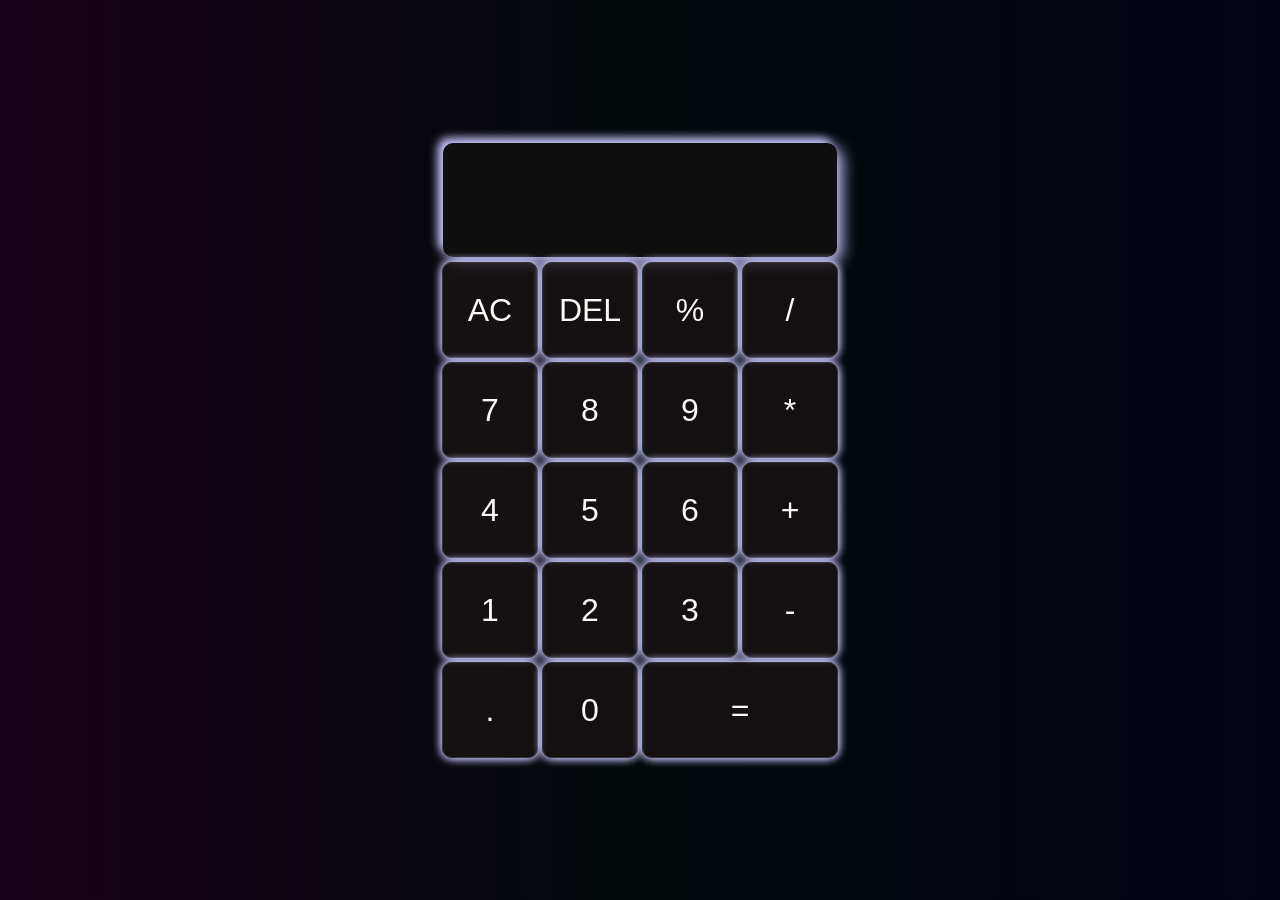
<file: Calculator site/index.html>
<!DOCTYPE html>
<html lang="en">

<head>
    <meta charset="UTF-8" />
    <meta name="viewport" content="width=device-width, initial-scale=1.0" />
    <title>Calculator</title>
    <link rel="stylesheet" href="style.css" />
    <script src="script.js" defer></script>
</head>

<body>
    <div class="calculator">
        <div class="output">
            <div data-prev-operand class="screen-up"></div>
            <div data-curr-operand class="screen-down"></div>
        </div>
        <button data-all-clear>AC</button>
        <button data-delete>DEL</button>
        <button data-operator>%</button>
        <button data-operator>/</button>

        <button data-number>7</button>
        <button data-number>8</button>
        <button data-number>9</button>
        <button data-operator>*</button>

        <button data-number>4</button>
        <button data-number>5</button>
        <button data-number>6</button>
        <button data-operator>+</button>

        <button data-number>1</button>
        <button data-number>2</button>
        <button data-number>3</button>
        <button data-operator>-</button>

        <button data-number>.</button>
        <button data-number>0</button>
        <button class="span-two" data-equals>=</button>
    </div>
</body>

</html>
</file>
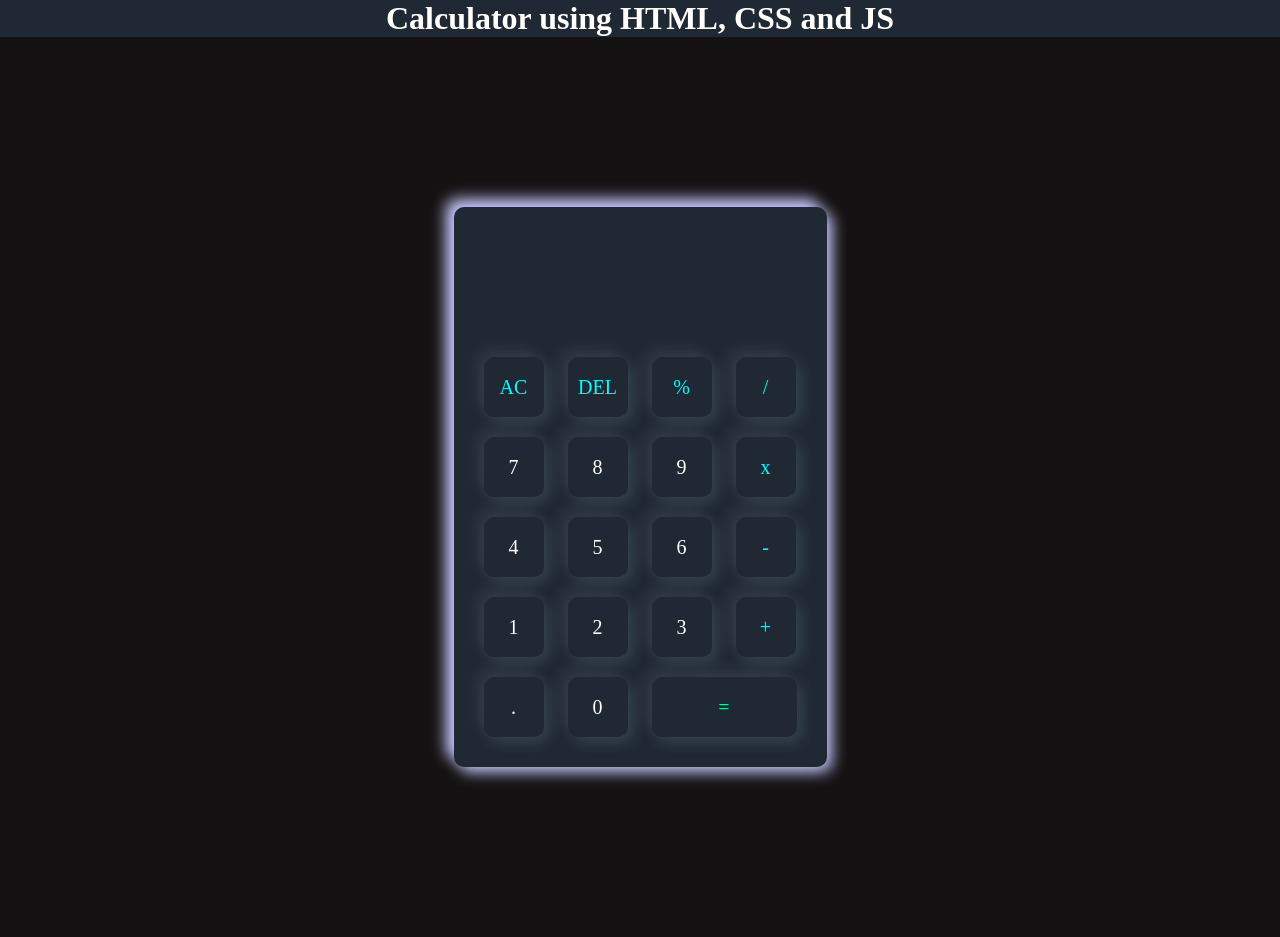
<file: calulator/index.html>
<!DOCTYPE html>
<html lang="en">
<head>
    <meta charset="UTF-8">
    <meta name="viewport" content="width=device-width, initial-scale=1.0">
    <title>Calculator</title>
    <link rel="stylesheet" href="style.css" type="text/css">
    
</head>
<body>
    <h1 class="text-center">Calculator using HTML, CSS and JS</h1>
    
    <div class="container">
        <div class="calculator">

            <form>
                <div class="display">
                <input type="text" name="display">
                </div>

                <div>
                    <input type="button" value="AC"onclick="display.value = ''" class="operator">
                    <input type="button" value="DEL"onclick="display.value = display.value.toString().slice(0,-1)" class="operator">
                    <input type="button" value="%"onclick="display.value += '%'" class="operator">
                    <input type="button" value="/"onclick="display.value += '/'" class="operator">
                    
                </div>
                <div>
                    <input type="button" value="7" onclick="display.value += '7'">
                    <input type="button" value="8" onclick="display.value += '8'">
                    <input type="button" value="9"onclick="display.value += '9'">
                    <input type="button" value="x"onclick="display.value += '*'" class="operator">
                </div>
                <div>
                    <input type="button" value="4"onclick="display.value += '4'">
                    <input type="button" value="5"onclick="display.value += '5'">
                    <input type="button" value="6"onclick="display.value += '6'">
                    <input type="button" value="-"onclick="display.value += '-'" class="operator">
                </div>
                <div class="row">
                    <input type="button" value="1"onclick="display.value += '1'">
                    <input type="button" value="2"onclick="display.value += '2'">
                    <input type="button" value="3"onclick="display.value += '3'">
                    <input type="button" value="+"onclick="display.value += '+'" class="operator">
                </div>
                <div >
                    <input type="button" value="."onclick="display.value += '.'">
                    <input type="button" value="0"onclick="display.value += '0'">
                    
                    <input type="button" value="=" onclick="display.value = eval(display.value)" class="equal">
                </div>
            </form>
        </div>
        
        
    </div>
    
    
</body>
</html>
</file>
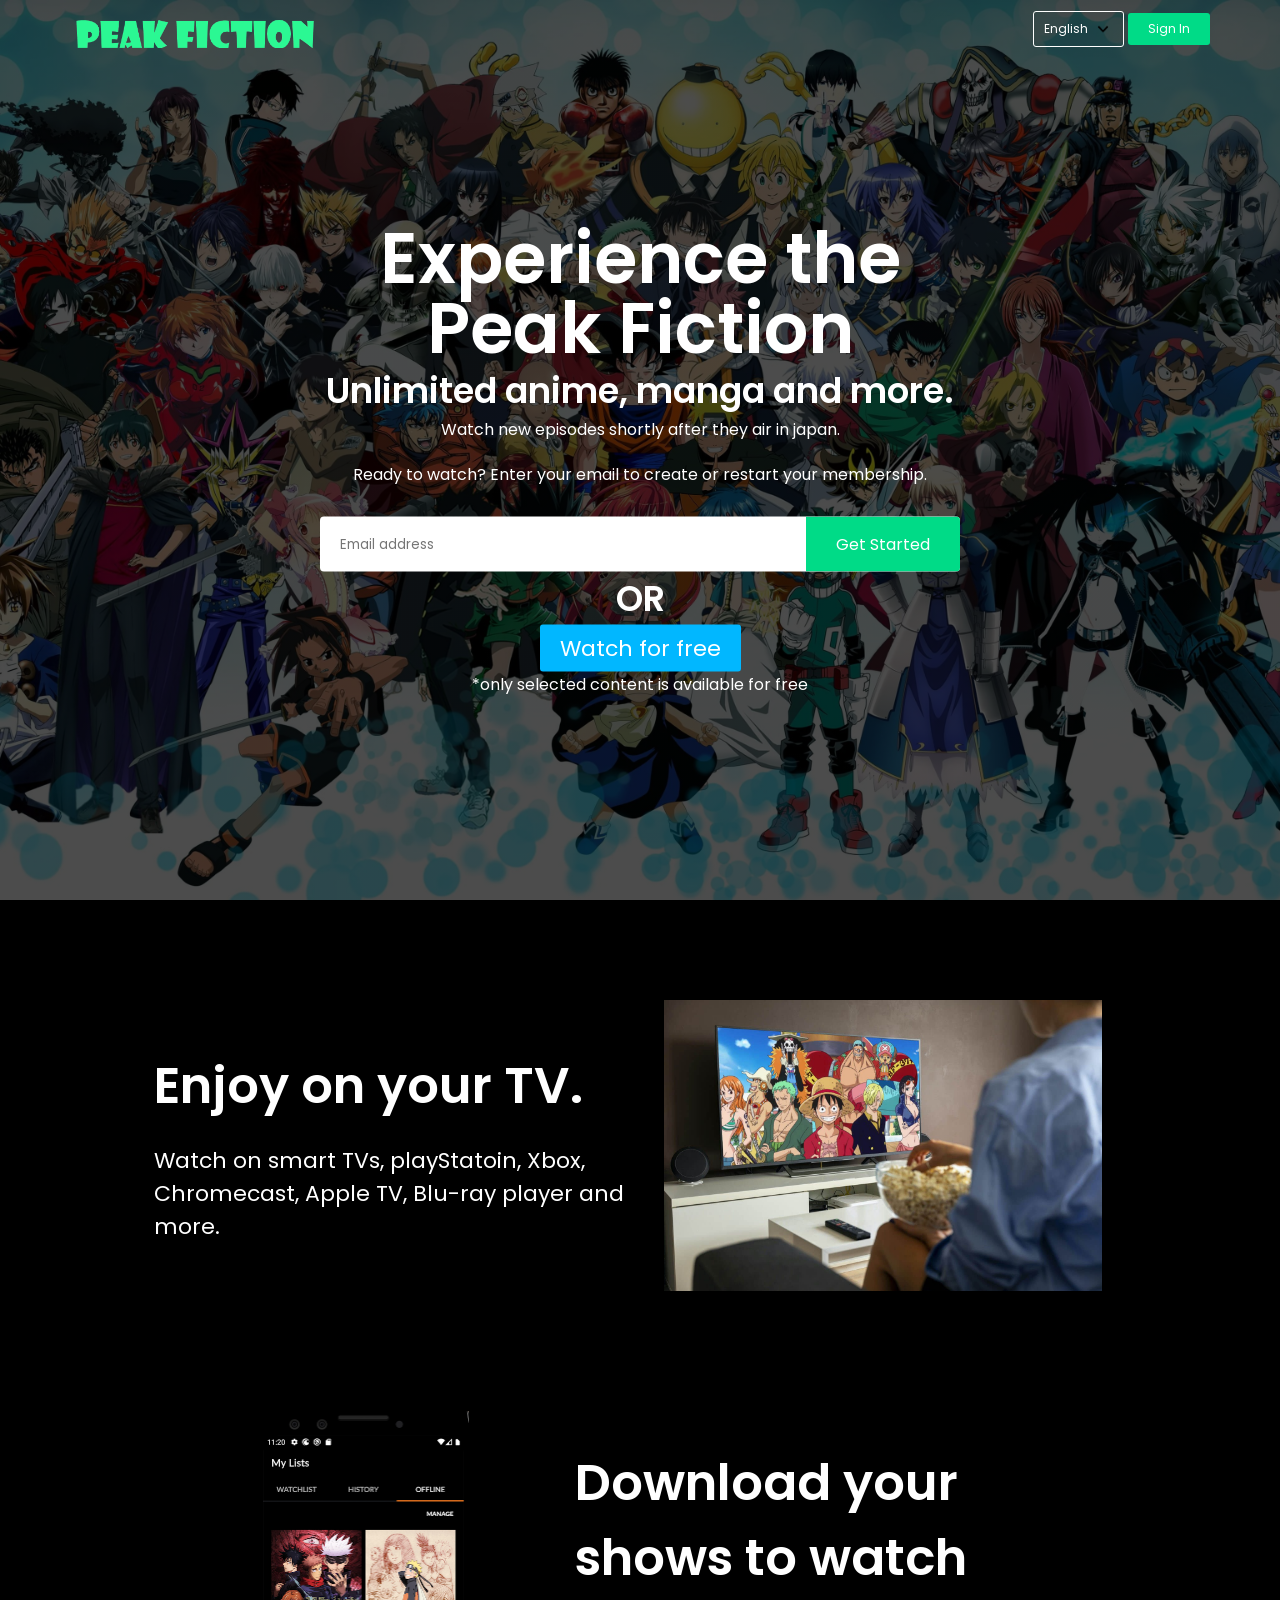
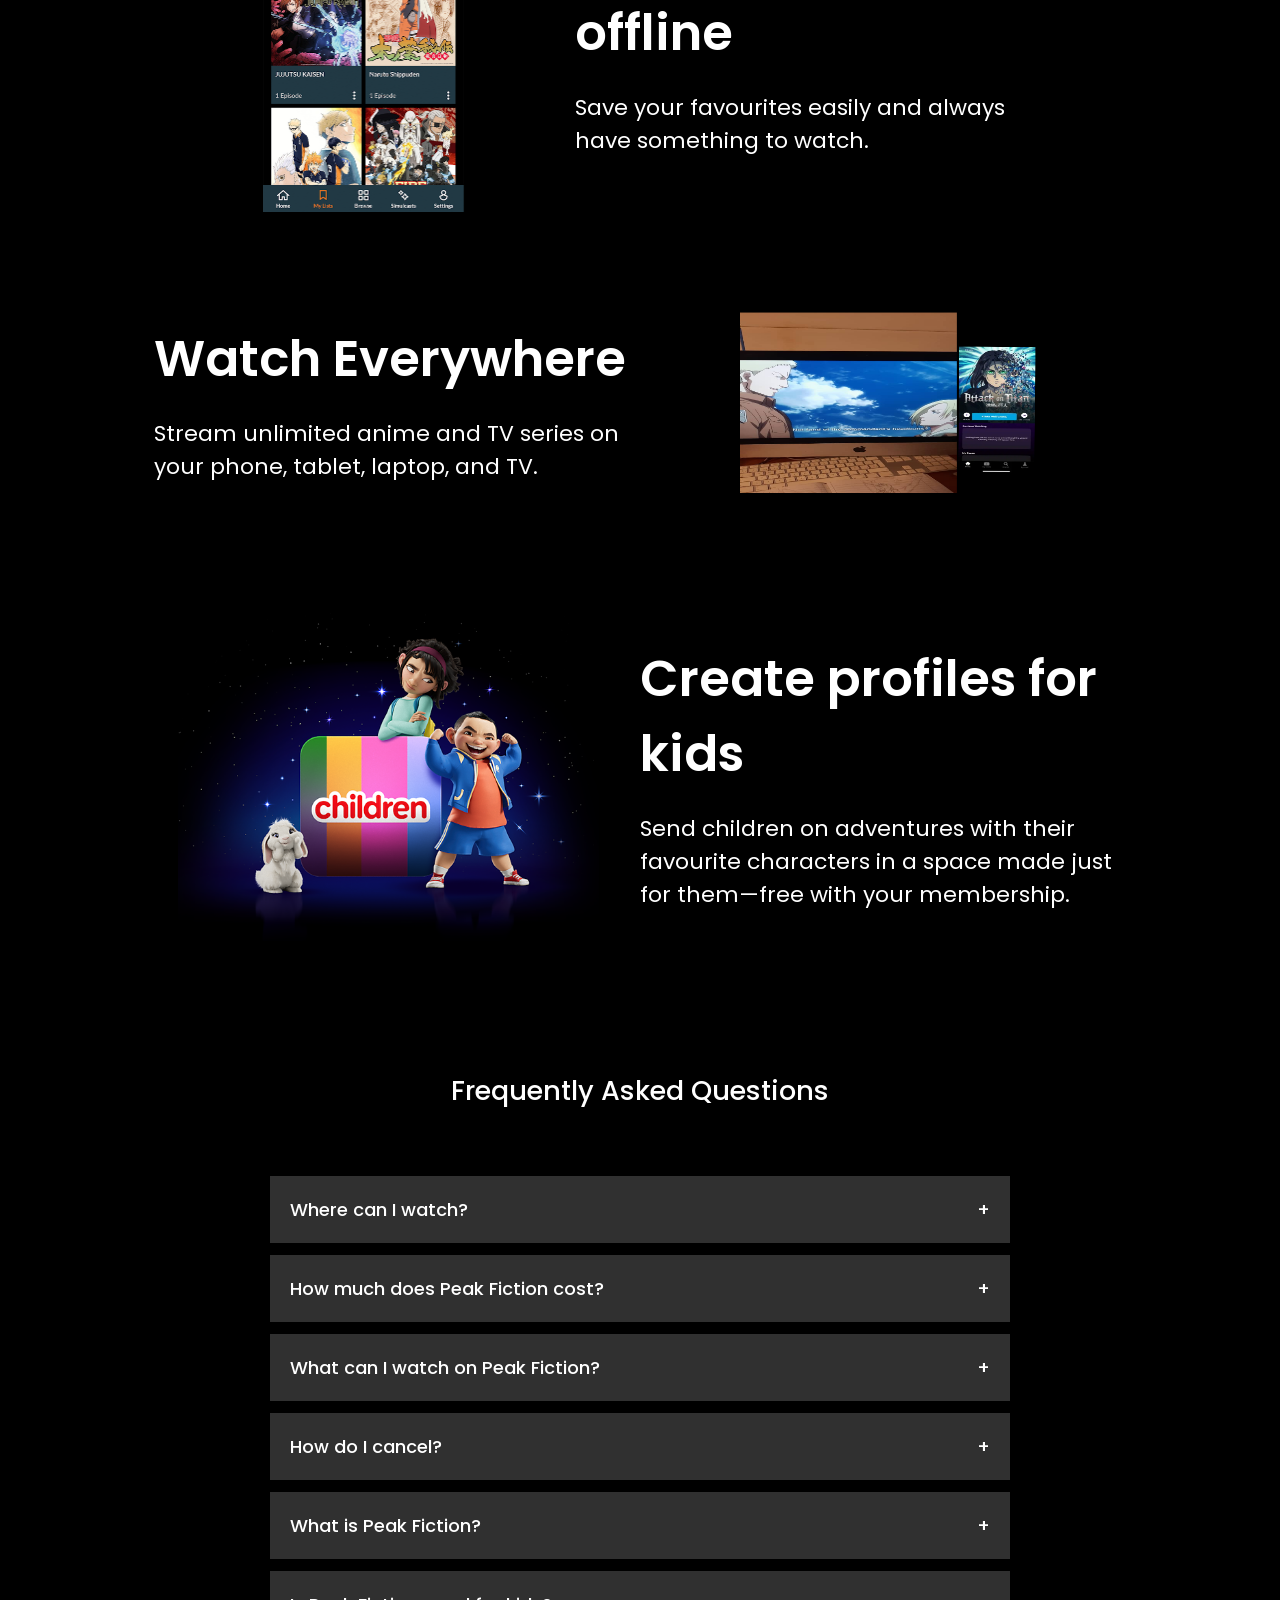
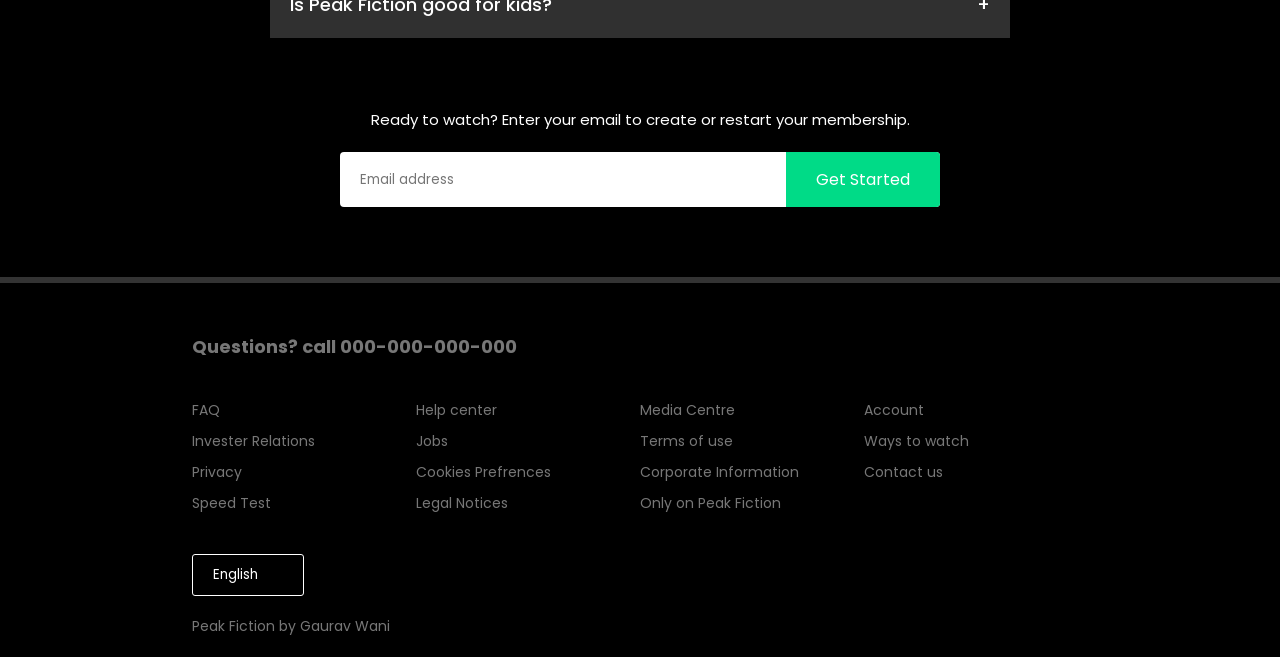
<file: Landing page_1/index.html>
<!DOCTYPE html>
<html lang="en">

<head>
    <meta charset="UTF-8">
    <meta name="viewport" content="width=device-width, initial-scale=1.0">
    <title>Peak Fiction</title>
    <link rel="stylesheet" href="style.css">

</head>

<body>
    <div class="header">
        <nav>
            <img src="images/logo3.png" class="logo">
            <div>
                <button class="lang-btn">English <img src="images/down-arrow.png"></button>
                <button class="sign-btn">Sign In</button>
            </div>
        </nav>
        <div class="header-content">
            <h1>Experience the Peak Fiction</h1>
            <h2>Unlimited anime, manga and more.</h2>
            <h4>Watch new episodes shortly after they air in japan.</h4>
            <p>Ready to watch? Enter your email to create or restart your membership.</p>
            <form class="email-signup">
                <input type="email" placeholder="Email address" required>
                <button type="submit">Get Started</button>
            </form>
            <h2>OR</h2>
            <button class="free-btn">Watch for free</button>
            <p>*only selected content is available for free</p>

        </div>
    </div>

    <div class="features">
        <div class="row">
            <div class="text-col">
                <h2>Enjoy on your TV.</h2>
                <p>Watch on smart TVs, playStatoin, Xbox, Chromecast, Apple TV, Blu-ray player and more.</p>
            </div>
            <div class="img-col">
                <img src="images/img1.png">
            </div>
        </div>

        <div class="row">
            <div class="img-col1">
                <img src="images/downloaded.png">
            </div>
            <div class="text-col">
                <h2>Download your shows to watch offline</h2>
                <p>Save your favourites easily and always have something to watch.
                </p>
            </div>

        </div>

        <div class="row">
            <div class="text-col">
                <h2>Watch Everywhere</h2>
                <p>Stream unlimited anime and TV series on your phone, tablet, laptop, and TV.</p>
            </div>
            <div class="img-col">
                <img src="images/everywhere.png">
            </div>
        </div>

        <div class="row">
            <div class="img-col">
                <img src="images/child.png">
            </div>
            <div class="text-col">
                <h2>Create profiles for kids
                </h2>
                <p>Send children on adventures with their favourite characters in a space made just for them—free with your membership.</p>
            </div>
        </div>
    </div>

    <div class="faq">
        <h2>Frequently Asked Questions</h2>
        <ul class="accordion">
            <li>
                <input type="radio" name="accordion" id="first">
                <label for="first">Where can I watch?</label>
                <div class="content">
                    <p>Lorem ipsum dolor sit amet consectetur adipisicing elit. Veritatis saepe in eos illo eligendi. Ad provident dolores distinctio repudiandae excepturi amet optio.</p>
                </div>
            </li>

            <li>
                <input type="radio" name="accordion" id="second">
                <label for="second">How much does Peak Fiction cost?</label>
                <div class="content">
                    <p>Lorem ipsum dolor sit amet consectetur adipisicing elit. Veritatis saepe in eos illo eligendi. Ad provident dolores distinctio repudiandae excepturi amet optio.</p>
                </div>
            </li>
            <li>
                <input type="radio" name="accordion" id="third">
                <label for="third">What can I watch on Peak Fiction?</label>
                <div class="content">
                    <p>Lorem ipsum dolor sit amet consectetur adipisicing elit. Veritatis saepe in eos illo eligendi. Ad provident dolores distinctio repudiandae excepturi amet optio.</p>
                </div>
            </li>
            <li>
                <input type="radio" name="accordion" id="fourth">
                <label for="fourth">How do I cancel?</label>
                <div class="content">
                    <p>Lorem ipsum dolor sit amet consectetur adipisicing elit. Veritatis saepe in eos illo eligendi. Ad provident dolores distinctio repudiandae excepturi amet optio.</p>
                </div>
            </li>

            <li>
                <input type="radio" name="accordion" id="fifth">
                <label for="fifth">What is Peak Fiction?</label>
                <div class="content">
                    <p>Lorem ipsum dolor sit amet consectetur adipisicing elit. Veritatis saepe in eos illo eligendi. Ad provident dolores distinctio repudiandae excepturi amet optio.</p>
                </div>
            </li>
            <li>
                <input type="radio" name="accordion" id="sixth">
                <label for="sixth">Is Peak Fiction good for kids?</label>
                <div class="content">
                    <p>Lorem ipsum dolor sit amet consectetur adipisicing elit. Veritatis saepe in eos illo eligendi. Ad provident dolores distinctio repudiandae excepturi amet optio.</p>
                </div>
            </li>
        </ul>
        <small>Ready to watch? Enter your email to create or restart your membership.</small>
        <form class="email-signup">
            <input type="email" placeholder="Email address" required>
            <button type="submit">Get Started</button>
        </form>

    </div>

    <div class="footer">
        <h2>Questions? call 000-000-000-000</h2>

        <div class="row">
            <div class="col">
                <a href="#">FAQ</a>
                <a href="#">Invester Relations</a>
                <a href="#">Privacy</a>
                <a href="#">Speed Test</a>
            </div>
            <div class="col">
                <a href="#">Help center</a>
                <a href="#">Jobs</a>
                <a href="#">Cookies Prefrences</a>
                <a href="#">Legal Notices</a>
            </div>
            <div class="col">
                <a href="#">Media Centre</a>
                <a href="#">Terms of use</a>
                <a href="#">Corporate Information</a>
                <a href="#">Only on Peak Fiction</a>
            </div>
            <div class="col">
                <a href="#">Account</a>
                <a href="#">Ways to watch</a>
                <a href="#">Contact us</a>
                
            </div>
        </div>
        <button class="lang-btn">English <img src="images/down-arrow.png"></button>

        <p class="copyright-txt">Peak Fiction by Gaurav Wani</p>
    </div>


</body>

</html>
</file>
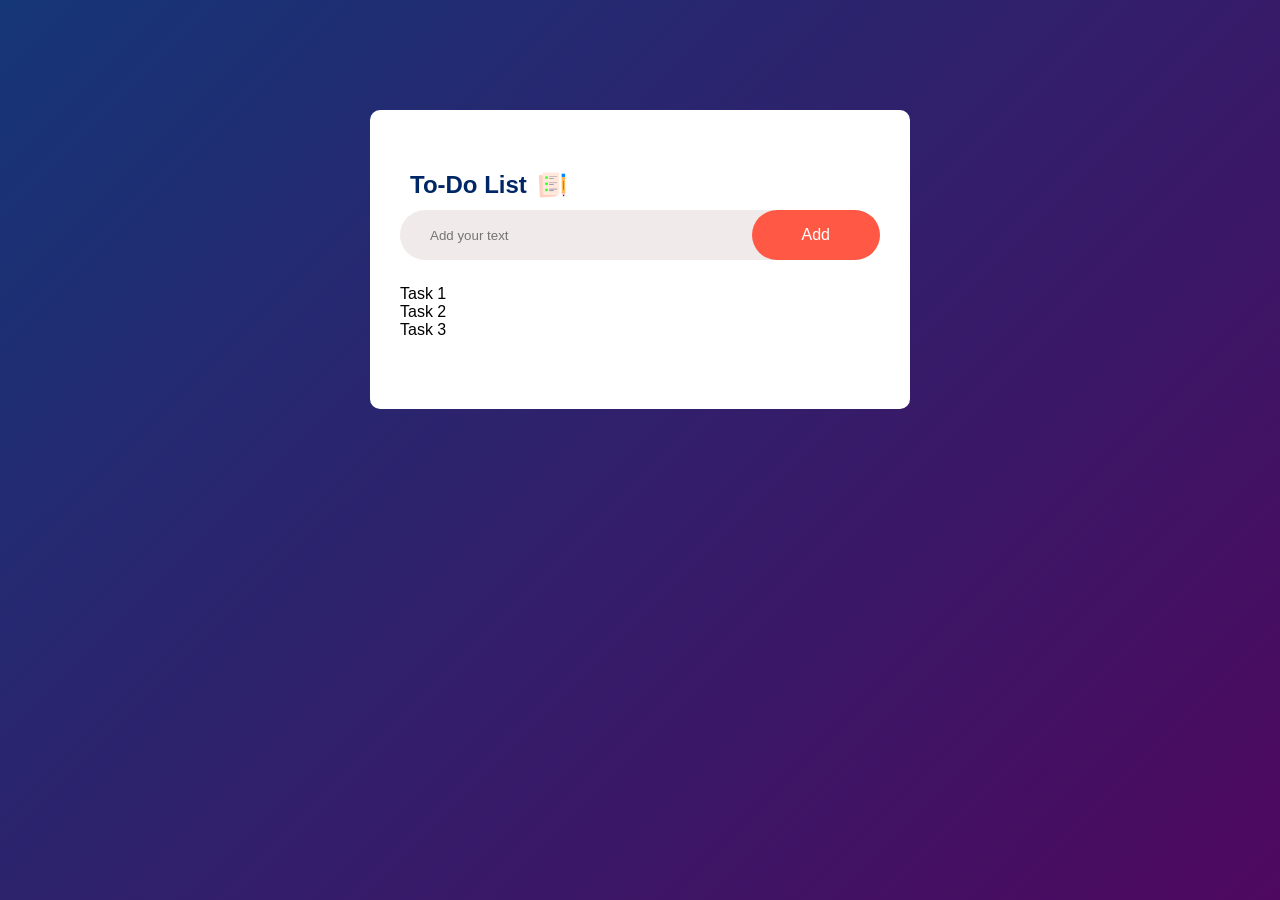
<file: To_do_list app/index.html>
<!DOCTYPE html>
<html lang="en">
<head>
    <meta charset="UTF-8">
    <meta name="viewport" content="width=device-width, initial-scale=1.0">
    <title>To-Do List App - Easy Tutorials</title>
    <link rel="stylesheet" href="styles.css">

</head>
<body>
    <div class="container">
        <div class="todo-app">
            <h2>To-Do List  <img src="images/icon.png"></h2>
            <div class="row">
                <input type="text" id="input-box" placeholder="Add your text">
                <button>Add</button>
            </div>
            <ul id="list-container">
                <li>Task 1</li>
                <li>Task 2</li>
                <li>Task 3</li>
            </ul>
        </div>
    </div>
</body>
</html>
</file>
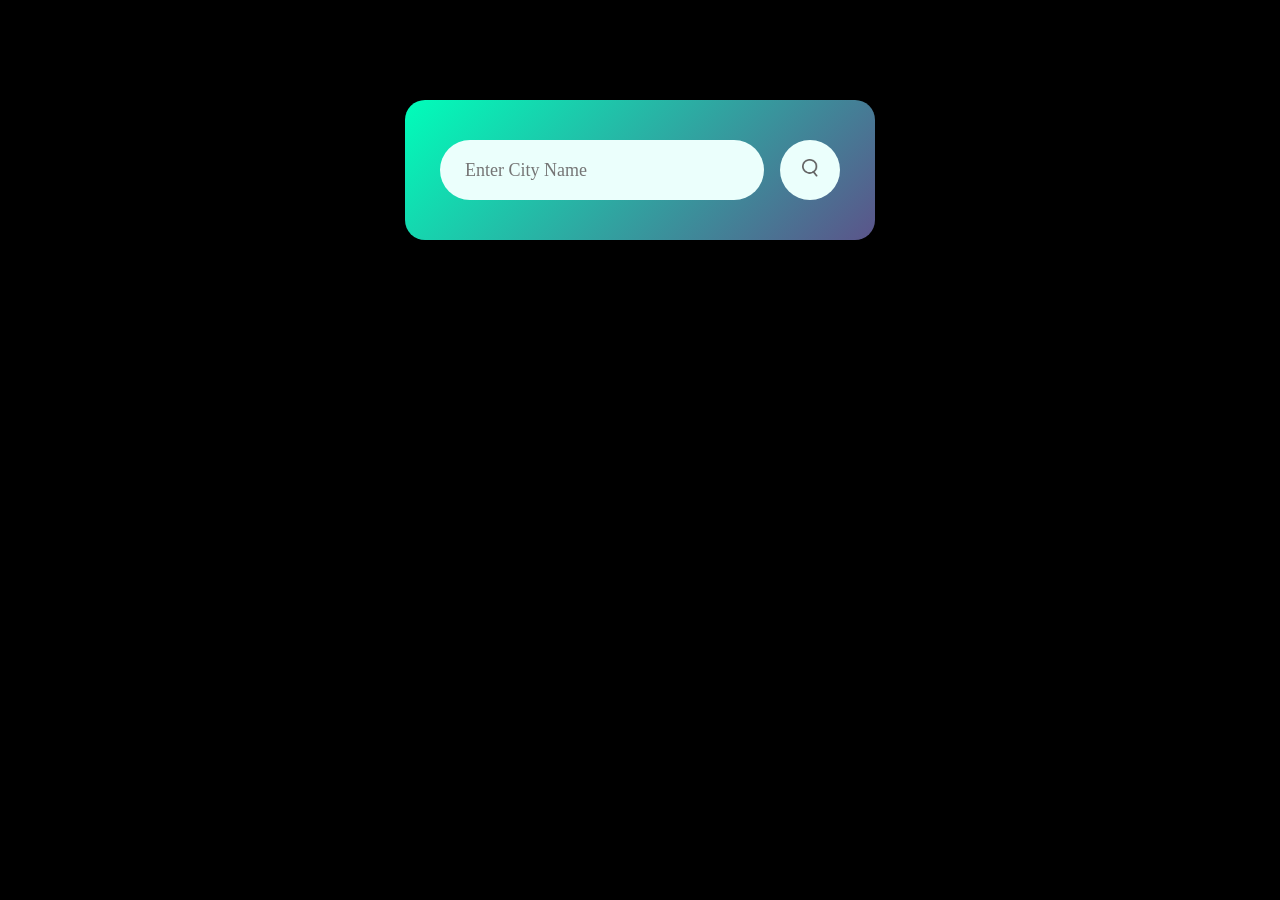
<file: weather app/index.html>
<!DOCTYPE html>
<html lang="en">
<head>
    <meta charset="UTF-8">
    <meta name="viewport" content="width=device-width, initial-scale=1.0">
    <title>Weather-APP</title>
    <link rel="stylesheet" href="styles.css">
</head>
<body>
    <div class="card">
        <div class="search">
            <input type="text" placeholder="Enter City Name" spellcheck="false">
            <button><img src="images/search.png"></button>
        </div> 
        <div class="error">
            <p>Invalid city name</p>
        </div>
        <div class="weather">
            <img src="images/rain.png" class="weather-icon">
            <h1 class = "temp">22°c</h1>
            <h2 class="city">Pune</h2>
            <div class="details">
                <div class="col">
                    <img src="images/wind.png">
                    <div>
                        <p class="wind">15kmph</p>
                        <p>Wind Speed</p>
                    </div>
                </div>
                
                <div class="col">
                    <img src="images/humidity.png">
                    <div>
                        <p class="humidity">50%</p>
                        <p>Humidity</p>
                    </div>
                </div>
            </div>
        </div>
    </div>

    <script>
        const apiKey ="c037235e44077eeb6b35cbe81819ef2e";
        const apiUrl ="https://api.openweathermap.org/data/2.5/weather?&units=metric&q=";

        const searchBox = document.querySelector(".search input");
        const searchBtn = document.querySelector(".search button");
        const weatherIcon = document.querySelector(".weather-icon");

        async function checkWeather(city){
            const response = await fetch(apiUrl + city + `&appid=${apiKey}`);

            if(response.status == 404){
                document.querySelector(".error").style.display = "block";
                document.querySelector(".weather").style.display = "none";
            }
            else{
                var data = await response.json();

            // console.log(data);

            document.querySelector(".city").innerHTML = data.name;
            document.querySelector(".temp").innerHTML = Math.round(data.main.temp) + "°c";
            // document.querySelector(".temp").innerHTML = data.main.temp + "°c";
            document.querySelector(".humidity").innerHTML = data.main.humidity + "%";
            document.querySelector(".wind").innerHTML = data.wind.speed + " km/h";

            if(data.weather[0].main == "Clouds"){
                weatherIcon.src = "images/clouds.png";
            }
            else if(data.weather[0].main == "Clear"){
                weatherIcon.src = "images/clear.png";
            }
            else if(data.weather[0].main == "Rain"){
                weatherIcon.src = "images/rain.png";
            }
            else if(data.weather[0].main == "Drizzle"){
                weatherIcon.src = "images/drizzle.png";
            }
            else if(data.weather[0].main == "Mist"){
                weatherIcon.src = "images/mist.png";
            }

            document.querySelector(".weather").style.display = "block";
            document.querySelector(".error").style.display = "none";
            }

            


        }

        searchBtn.addEventListener("click", ()=>{
            checkWeather(searchBox.value);
        })

        
    </script>
</body>
</html>
</file>
<file: Calculator site/style.css>
*, *::before, *::after{
    box-sizing: border-box;
    font-family:'Franklin Gothic Medium', 'Arial Narrow', Arial, sans-serif;
    font-weight:normal;
}

body{
    padding: 0;
    margin: 0;
    background: linear-gradient(to right, rgb(24, 3, 24), rgb(1, 8, 10),rgb(3, 3, 20));
}
.calculator{
    display: grid;
    justify-content: center;
    align-content: center;
    min-height: 100vh;
    grid-template-columns: repeat(4,100px);
    grid-template-rows: minmax(120px, auto) repeat(5,100px);
    
}

.calculator > button{
    cursor: pointer;
    color: rgb(252, 248, 244);
    font-size: 2rem;
    border: 1px solid rgb(54, 50, 50);
    outline: none;
    background-color: rgba(26, 19, 19, 0.75);
    border-radius: 10px;
    margin: 2px;
    box-shadow: -0px -0px 10px rgba(200, 200, 255, 2),0px 0px 10px rgba(200,200,255,2);
}
.calculator >button:hover{
    background-color: rgba(44, 40, 40, 0.9);
    color: aqua;
}
.span-two{
    grid-column: span 2;
}

.output{
    grid-column: 1/-1;
    background-color: rgb(15, 14, 14);
    display: flex;
    align-items: flex-end;
    justify-content: space-between;
    flex-direction: column;
    padding: 10px;
    word-wrap: break-word;
    word-break: break-all;
    border-radius: 10px;
    margin: 3px;

    box-shadow: -5px -5px 10px rgba(200, 200, 255, 2),5px 5px 15px rgba(200,200,255,2);
}

.output .screen-up{
    color: rgb(238, 228, 228);
    font-size: 1.5rem;

}
.output .screen-down{
    color: rgba(250, 253, 253, 0.966);
    font-size: 2.5rem;
}
</file>
<file: calulator/style.css>
*{
    margin: 0;
    padding:0;
    font-family: Cambria, Cochin, Georgia, Times, 'Times New Roman', serif;
    box-sizing: border-box;
    
}
.text-center{
    background: #202833;
    color: white;
    text-align: center;
}
.container{
    width: 100%;
    height: 100vh;
    background: #131111;
    display: grid;
    align-items: center;
    justify-content: center;
}
.calculator{
    background:#202833;
    padding: 20px;
    box-shadow: -8px -8px 15px rgba(200, 200, 255, 2),5px 5px 15px rgba(200,200,255,2);
    border-radius: 10px;
}
.calculator form input{
    border: 0;
    outline: 0;
    width: 60px;
    height: 60px;
    border-radius: 10px;
    counter-reset: 10px;
    box-shadow: -8px -8px 15px rgba(200, 200, 200, 0.1),5px 5px 15px rgba(141, 189, 192, 0.2);
    background:transparent;
    font-size: 20px;
    color: #fff;
    cursor: pointer;
    margin: 10px;


}
form .display{
    display: flex;
    justify-content: flex-end ;
    margin: 20px 0;
}
form .display input{
    text-align: right;
    flex: 1;
    font-size: 45px;
    box-shadow: none;
}
form input.equal{
    width: 145px;
}
form input.operator{
    color: aqua;
}
form input.equal{
    color: rgb(5, 248, 167);
}
</file>
<file: Landing page_1/style.css>
@import url('https://fonts.googleapis.com/css2?family=EB+Garamond:wght@600&family=Poppins:wght@500&display=swap');
*{
    margin: 0;
    padding: 0;
    font-family: 'Poppins', sans-serif;
    box-sizing: border-box;
}
body{
    background: #000;
    color: white;
}

.header{
    width: 100%;
    height: 100vh;
    background-image: linear-gradient(rgba(0,0,0,0.7),rgba(0,0,0,0.7)), url(images/header-image.png);
    background-size: cover;
    background-position: center;
    padding: 10ox, 8%;
    position: relative;
}
nav{
    display: flex;
    align-items: center;
    justify-content: space-between;
    padding: 10px 70px;

}
.logo{
    width: 250px;
    cursor: pointer;
}
nav button{
    border: 0;
    outline: 0;
    background: #00db87;
    color: #fff;
    padding: 7px 20px;
    font-size: 12px;
    border-radius: 3px;
    cursor: pointer;
}
.lang-btn{
    display: inline-flex;
    align-items: center;
    background: transparent;
    border: 1px solid #fff;
    padding: 7px 10px;
    border-radius: 3px;
    cursor: pointer;
}
.lang-btn img{
     width: 20px;
     margin-left: 5px;
     
}

.header-content{
    position: absolute;
    top: 40%;
    left: 50%;
    transform: translate(-50%, -50%);
    text-align: center;
    margin-top: 100px;
}

.header-content h1{
    font-size: 70px;
    line-height: 70px;
    font-weight: 600;
    max-width: 650px;

}
.header-content h2{
    font-size: 35px;
    font-weight: 600;

}
.header-content h4{
    font-weight: 400;
    margin-bottom: 20px;
}

.email-signup{
    background: #fff;
    border-radius: 4px;
    display: flex;
    align-items: center;
    margin-top: 30px;
    overflow: hidden;
}

.email-signup input{
    flex: 1;
    border: 0;
    outline: 0;
    margin-left: 20px;

}

.email-signup button{
    background: #00db87;
    border: 0;
    outline: 0;
    color: #fff;
    font-size: 16px;
    cursor: pointer;
    padding: 15px 30px;
}

.free-btn{
    border: 0;
    outline: 0;
    background: #01b7ff;
    color: #fff;
    padding: 7px 20px;
    font-size: 22px;
    border-radius: 3px;
    cursor: pointer;
}

/* ------features-------- */
.features{
    padding: 50px 12%;
    font-size: 22px;

}

.row{
    display: flex;
    width: 100%;
    align-items: center;
    flex-wrap: wrap;
    padding: 50px 0;
}

.text-col{
    flex-basis: 50%;
    margin-bottom: 20px;
    font-family: 'Poppins', sans-serif;

}

.img-col{
    flex-basis: 50%;
    margin-bottom: 20px;
}

.img-col img{
    display: block;
    width: 90%;
    margin: auto;
}

.features h2{
    font-size: 50px;
    font-weight: 600;
    margin-bottom: 20px;
}

.img-col1 img{
    display: block;
    height: 10%;
    width: 50%;
    margin: auto;
}

.faq{
    padding: 10px 12px;
    text-align: center;
    font-size: 18px;
}

.faq h2{
    font-weight: 500;
    font-style: 40px;
}

.accordion{
    margin: 60px auto;
    width: 100%;
    max-width: 750px;
}

.accordion li{
    list-style: none;
    width: 100%;
    padding: 5px;
}

.accordion li label{
    display: flex;
    align-items: center;
    padding: 20px;
    font-size: 18px;
    font-weight: 500;
    background: #303030;
    margin-bottom: 2px;
    cursor: pointer;
    position: relative;
}

label::after{
    content:'+';
    font-style: 34px;
    position: absolute;
    right: 20px;
    transition: transform 0.5s;
}
input[type="radio"]{
    display: none;
}

.accordion .content{
    background: #303030;
    text-align: left;
    padding: 0 20px;
    max-height: 0;
    overflow: hidden;
    transition: max-height 0.5s, padding 0.5s;

}

.accordion input[type="radio"]:checked + label + .content{
    max-height: 600px;
    padding: 30px;
}
.accordion input[type="radio"]:checked + label::after{
    transform: rotate(135deg);
}

.faq .email-signup{
    max-width: 600px;
    margin: 20px auto 60px;

}
faq small{
    font-size: 30px;
}

/* ---Footer--- */

.footer{
    padding: 50px 15% 10px;
    border-top: 6px solid #333;
    color: #777;

}

.footer h2{
    font-size: 18px;
    font-weight: 400px;
    margin-bottom: 30px;

}

.footer .col{
    flex-basis: 25%;
    flex-grow: 1;
    margin-bottom: 20px;
}

.footer .col a{
    display: block;
    text-decoration: none;
    color: #777;
    font-size: 14px;
    margin-bottom: 10px;
}

.footer .row{
    align-items: flex-start;
    padding: 10px 0;
}

.footer .lang-btn{
    color: #fff;
    padding: 10px 20px;
    border-radius: 3px;

}



.copyright-txt{
    font-size: 14px;
    margin-top: 20px;
    margin-bottom: 10px     ;
}

/* *******media queries for small screen */
@media only screen and (max-width:600px){
    .logo{
        width:100px;
    }
    nav button{
        padding: 2px 5px;
    }
    nav .lang-btn{
        padding: 2px 4px;
    }
    .header-content{
        position: unset;
        transform: none;
        padding-top:0;

    }
    .header-content h1{
        font-size: 27px;
    }
    .header-content h2{
        font-size: 20px;
    }
    .email-signup button{
        font-size: 12px;
        padding: 10px 15px;
    }
    .text-col, .img-col{
        flex-basis: 100%;
    }
    
    .features h2{
        font-size: 30px;
    }
    .features p{
        font-size: 15px;
    }
    .row:nth-child(2), .row:nth-child(4){
        flex-direction: column-reverse;
    }
    .features .row{
        padding: 10px 0;
    }
    .faq h2{
        font-size: 20px;
    }
    .accordion .content{
        font-size: 14px;
    }
    .accordion li label{
        padding: 10px;
        font-size: 14px     ;
    }
    label::after{
        font-size: 22px;
    }
}
</file>
<file: To_do_list app/styles.css>
*{
    margin: 0;
    padding: 0;
    font-family:Verdana, Geneva, Tahoma, sans-serif;
    box-sizing: border-box;
}

.container{
    width: 100%;
    min-height: 100vh;
    background: linear-gradient(135deg, #153677, #4e085f);
    padding: 10px;
}
.todo-app{
    width: 100%;
    max-width: 540px;
    background: #fff;
    margin: 100px auto 20px;
    padding: 40px 30px 70px;
    border-radius: 10px;
}
.todo-app h2{
    color: #002765;
    display: flex;
    align-items: center;
    margin-top: 20px;
    margin-left: 10px;
    margin-bottom: 10px;

}

.todo-app h2 img{
    width: 30px;
    margin-left: 10px;

}
.row{
    display: flex;
    align-items: center;
    justify-content: space-between;
    background: #f0eaea;
    border-radius: 30px;
    padding-left: 20px;
    margin-bottom: 25px;

}
input{
    flex: 1;
    border: none;
    outline: none;
    background: transparent;
    padding: 10px;
    font-weight: 14px;

}
button{
    border: none;
    outline: none;
    padding: 16px 50px;
    background: #ff5945;
    color: #fff;
    font-size: 16px;
    cursor: pointer;
    border-radius: 40px;
}
ul li{
    list-style:none;
    font:
}
</file>
<file: weather app/styles.css>
*{
    margin:0;
    padding:0;
    font-family:'Times New Roman', Times, serif;
    box-sizing: border-box;
}
body{
    background-color:black;
}
.card{
    width: 90%;
    max-width: 470px;
    background:linear-gradient(135deg, #00feba, #5b548a);
    color: #fff;
    margin: 100px auto 0;
    margin-bottom: 70px;
    border-radius:20px;
    padding: 40px 35px;
    text-align: center;

}

.search{
    width: 100%;
    display: flex;
    align-items: center;
    justify-content: space-between;
}

.search input{
    border: 0;
    outline: 0;
    background: #ebfffc;
    color: #555;
    padding: 10px 25px;
    height: 60px;
    border-radius: 30px;
    flex: 1;
    margin-right: 16px;
    font-size: 18px;
}

.search button{
    border: 0;
    outline: 0;
    background: #ebfffc;
    border-radius: 50%;
    width: 60px;
    height:60px;
    cursor: pointer;
}

.search button img{
    width: 16px;
    cursor: pointer;
}

.weather-icon{
    width: 170px;
    margin-top: 30px;

}
.weather h1{
    font-size: 80px;
    font-weight: 500;
}
.weather h2{
    font-size: 45px;
    font-weight: 400;
    margin-top: -10px;
}
.details{
    display: flex;
    align-items: center;
    justify-content:space-between ;
    padding: 0 20px;
    margin-top: 50px;
}

.col{
    display: flex;
    align-items: center;
    text-align: left;

}
.col img{
    width: 40px;
    margin-right: 10px;
}
.wind, .humidity{
    font-size: 28px;
    margin-top: -6px;
}

.weather{
    display: none;
}
.error{
    text-align: left;
    margin-left: 10px;
    font-size: 14px;
    margin-top: 10px;
    display: none;
}
</file>
